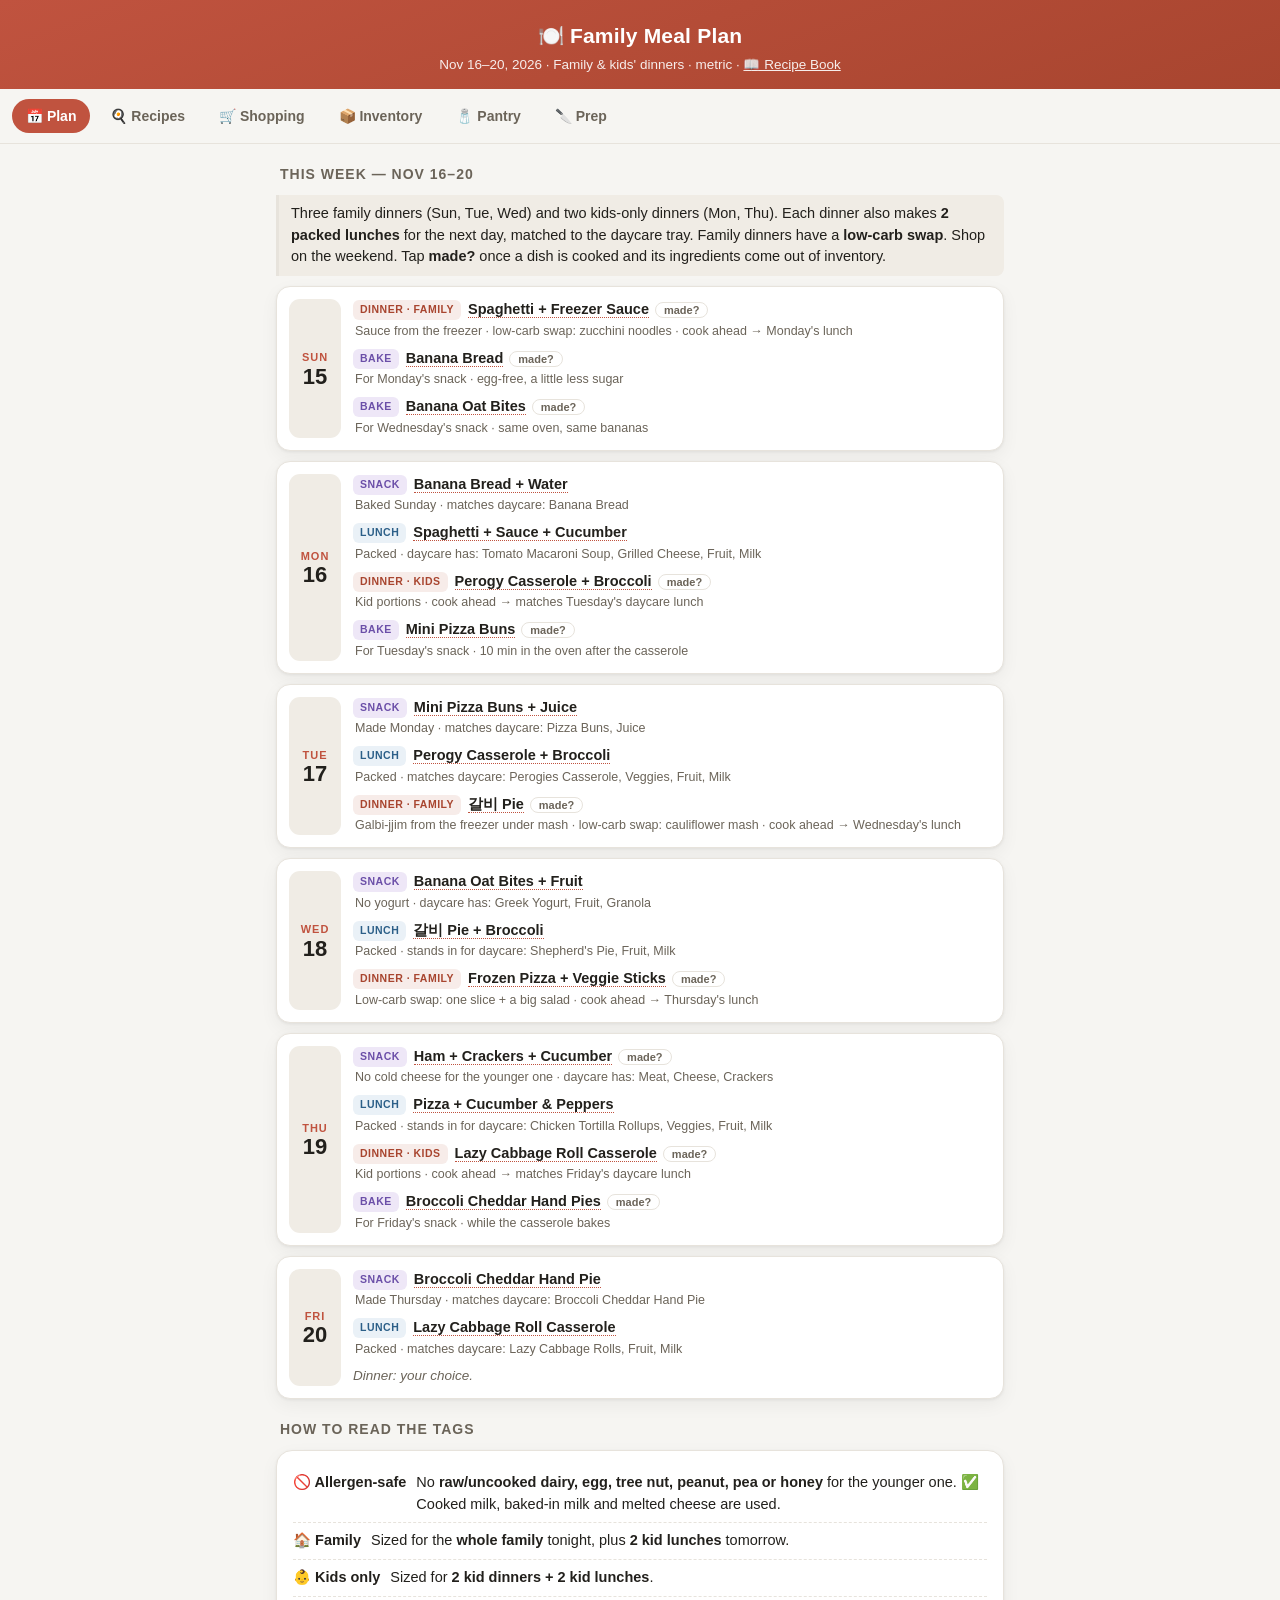
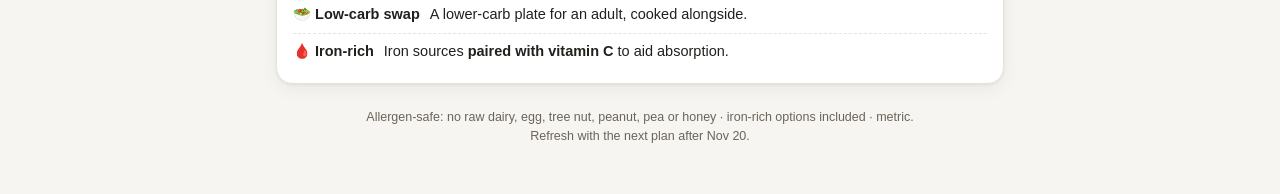
<file: index.html>
<!DOCTYPE html>
<html lang="en">
<head>
<meta charset="UTF-8">
<meta name="viewport" content="width=device-width, initial-scale=1.0, viewport-fit=cover">
<meta name="apple-mobile-web-app-capable" content="yes">
<meta name="apple-mobile-web-app-status-bar-style" content="black-translucent">
<meta name="apple-mobile-web-app-title" content="Meal Plan">
<meta name="theme-color" content="#c0533f">
<title>Meal Plan — Nov 16–20, 2026</title>
<style>
  :root{
    --bg:#f6f5f2; --card:#ffffff; --ink:#22201c; --muted:#6b6459;
    --line:#e7e3dc; --accent:#c0533f; --accent2:#2e6f5e;
    --safe:#2e6f5e; --diab:#7a5cc0; --iron:#b5442f; --veg:#4f8a3d; --spice:#d4791f; --kid:#3f7bb5; --par:#6b7f8c; --fam:#2f7d6a;
    --chip:#f0ece5;
    --shadow:0 1px 3px rgba(0,0,0,.06),0 6px 18px rgba(0,0,0,.05);
    --radius:16px;
  }
  @media (prefers-color-scheme: dark){
    :root{ --bg:#17150f; --card:#211e18; --ink:#eee9df; --muted:#a49b8b;
      --line:#332f26; --chip:#2a2620; --shadow:0 1px 3px rgba(0,0,0,.4); }
  }
  *{box-sizing:border-box; -webkit-tap-highlight-color:transparent;}
  body{
    margin:0; background:var(--bg); color:var(--ink);
    font-family:-apple-system,BlinkMacSystemFont,"Segoe UI",Roboto,Helvetica,Arial,sans-serif;
    line-height:1.5; font-size:17px; padding:0 0 40px;
    -webkit-text-size-adjust:100%;
  }
  body::before{
    content:''; position:fixed; top:0; left:0; right:0;
    height:env(safe-area-inset-top); background:var(--accent); z-index:1000;
  }
  header{
    padding:calc(20px + env(safe-area-inset-top)) 20px 14px; text-align:center;
    background:linear-gradient(160deg,var(--accent) 0%,#a8452f 100%);
    color:#fff;
  }
  header h1{margin:0; font-size:21px; letter-spacing:.2px;}
  header .sub{opacity:.9; font-size:13.5px; margin-top:3px;}
  .wrap{max-width:760px; margin:0 auto; padding:0 16px;}

  .tabs{
    position:sticky; top:env(safe-area-inset-top); z-index:30; background:var(--bg);
    display:flex; gap:6px; overflow-x:auto; padding:10px 12px;
    border-bottom:1px solid var(--line); scrollbar-width:none;
  }
  .tabs::-webkit-scrollbar{display:none;}
  .tabs button{
    flex:0 0 auto; font-family:inherit; font-size:14px; font-weight:700;
    color:var(--muted); background:transparent; border:none; cursor:pointer;
    padding:9px 14px; border-radius:999px; white-space:nowrap;
  }
  .tabs button.active{color:#fff; background:var(--accent);}

  .panel{display:none;}
  .panel.active{display:block; animation:fade .18s ease;}
  @keyframes fade{from{opacity:.4}to{opacity:1}}

  h2.sec{font-size:14px; text-transform:uppercase; letter-spacing:1px; color:var(--muted); margin:20px 4px 10px;}

  .legend{background:var(--card); border:1px solid var(--line); border-radius:var(--radius); padding:14px 16px; box-shadow:var(--shadow);}
  .legend .row{display:flex; gap:10px; align-items:flex-start; padding:7px 0; font-size:14.5px; border-bottom:1px dashed var(--line);}
  .legend .row:last-child{border-bottom:none;}
  .legend .row>b{white-space:nowrap;}

  .cal{display:flex; flex-direction:column; gap:10px;}
  .day{
    display:flex; gap:12px; background:var(--card); border:1px solid var(--line);
    border-radius:14px; box-shadow:var(--shadow); padding:12px; align-items:stretch;
  }
  .day.weekend{opacity:.72;}
  .dbadge{
    flex:0 0 52px; text-align:center; border-radius:11px; background:var(--chip);
    display:flex; flex-direction:column; justify-content:center; padding:6px 0;
  }
  .dbadge .dow{font-size:11px; font-weight:800; letter-spacing:1px; color:var(--accent);}
  .dbadge .dnum{font-size:22px; font-weight:800; line-height:1;}
  .dmeals{flex:1; display:flex; flex-direction:column; gap:7px; min-width:0;}
  .meal{font-size:14.5px;}
  .meal .k{display:inline-block; font-size:10.5px; font-weight:800; letter-spacing:.5px; text-transform:uppercase; padding:2px 7px; border-radius:6px; margin-right:7px; vertical-align:middle;}
  .meal.lunch .k{background:#eaf1f7; color:#2c5f88;}
  .meal.dinner .k{background:#f7ece9; color:#a8452f;}
  .meal.breakfast .k{background:#fdf0da; color:#a8722f;}
  .meal.snack .k{background:#eee7f7; color:#6b4fa8;}
  .meal.parent .k{background:#e8edf0; color:#4a5d6b;}
  @media (prefers-color-scheme: dark){
    .meal.lunch .k{background:#1e2a34; color:#8fbce0;}
    .meal.dinner .k{background:#33231f; color:#e39685;}
    .meal.breakfast .k{background:#332a17; color:#e3b985;}
    .meal.snack .k{background:#251f33; color:#c1ace3;}
    .meal.parent .k{background:#1f272c; color:#a9bfcc;}
  }
  .dish{font-weight:700; color:var(--ink); text-decoration:none; border-bottom:1.5px dotted var(--accent);}
  .dishx{font-weight:700; color:var(--ink);}
  .meal small{display:block; color:var(--muted); font-size:12.5px; margin-top:1px; margin-left:2px;}
  .meal.none{color:var(--muted); font-size:13.5px; font-style:italic;}

  details.card{background:var(--card); border:1px solid var(--line); border-radius:var(--radius); margin:12px 0; box-shadow:var(--shadow); overflow:hidden; scroll-margin-top:70px;}
  details.card>summary{list-style:none; cursor:pointer; padding:16px; display:flex; align-items:center; gap:12px;}
  details.card>summary::-webkit-details-marker{display:none;}
  .cnum{flex:0 0 auto; width:34px; height:34px; border-radius:10px; background:var(--accent); color:#fff; display:flex; align-items:center; justify-content:center; font-weight:700; font-size:15px;}
  .ctitle{flex:1;}
  .ctitle .t{font-weight:700; font-size:17px;}
  .ctitle .s{font-size:13px; color:var(--muted); margin-top:2px;}
  .chev{flex:0 0 auto; color:var(--muted); transition:transform .2s;}
  details[open]>summary .chev{transform:rotate(180deg);}
  .cbody{padding:0 16px 18px;}

  .tags{display:flex; flex-wrap:wrap; gap:6px; margin:2px 0 14px;}
  .tag{font-size:12px; font-weight:600; padding:4px 9px; border-radius:999px; color:#fff;}
  .t-safe{background:var(--safe);} .t-iron{background:var(--iron);} .t-diab{background:var(--diab);}
  .t-veg{background:var(--veg);} .t-spice{background:var(--spice);} .t-kid{background:var(--kid);}
  .t-par{background:var(--par);} .t-fam{background:var(--fam);}

  h4{margin:16px 0 6px; font-size:14px; text-transform:uppercase; letter-spacing:.6px; color:var(--accent2);}
  .cbody ul{margin:6px 0; padding-left:20px;}
  .cbody ol{margin:6px 0; padding-left:22px;}
  .cbody li{margin:5px 0;}
  .note{border-left:3px solid var(--line); padding:8px 12px; margin:10px 0; border-radius:0 8px 8px 0; background:var(--chip); font-size:14.5px;}
  .note.diab{border-color:var(--diab);} .note.iron{border-color:var(--iron);}
  .note.veg{border-color:var(--veg);} .note.spice{border-color:var(--spice);} .note.kid{border-color:var(--kid);} .note.safe{border-color:var(--safe);}
  .note .lbl{font-weight:700;}
  .pill{display:inline-block; font-size:12px; background:var(--chip); padding:2px 7px; border-radius:6px; margin-left:4px; color:var(--muted);}

  .savewidget{margin-top:14px; padding-top:14px; border-top:1px dashed var(--line);}
  .savebtn{font-family:inherit; font-size:13.5px; font-weight:700; color:var(--accent2); background:var(--chip); border:1px solid var(--line); border-radius:999px; padding:8px 14px; cursor:pointer;}
  .savebtn:disabled{opacity:.5; cursor:default;}
  .savebox{display:none; margin-top:10px;}
  .savebox.open{display:block;}
  .savebox textarea{width:100%; font-family:inherit; font-size:14px; padding:9px 11px; border-radius:10px; border:1px solid var(--line); background:var(--card); color:var(--ink); resize:vertical; min-height:54px;}
  .savebox button{margin-top:8px; font-family:inherit; font-size:13.5px; font-weight:700; color:#fff; background:var(--accent2); border:none; border-radius:999px; padding:8px 16px; cursor:pointer;}
  .savestatus{font-size:13.5px; color:var(--muted);}

  .shop .grp{background:var(--card); border:1px solid var(--line); border-radius:var(--radius); margin:10px 0; box-shadow:var(--shadow); overflow:hidden;}
  .shop .grp h4{margin:0; padding:12px 16px; background:var(--chip); color:var(--ink); border-bottom:1px solid var(--line); font-size:13px;}
  .item{display:flex; align-items:flex-start; gap:8px; padding:11px 16px; border-bottom:1px solid var(--line);}
  .item:last-of-type{border-bottom:none;}
  .item label{display:flex; gap:11px; align-items:flex-start; flex:1; cursor:pointer; font-size:15px;}
  .item input{margin-top:3px; width:20px; height:20px; accent-color:var(--accent2); flex:0 0 auto;}
  .item input:checked + span{text-decoration:line-through; color:var(--muted);}
  .info{flex:0 0 auto; font-size:11.5px; font-weight:700; color:var(--accent2); background:var(--chip); border:1px solid var(--line); border-radius:999px; padding:5px 9px; cursor:pointer; white-space:nowrap;}
  .detail{display:none; padding:0 16px 12px 43px; font-size:13.5px; color:var(--muted); background:var(--card); border-bottom:1px solid var(--line);}
  .detail.open{display:block;}
  .detail b{color:var(--ink);}
  .clearbtn{display:inline-block; margin:6px 4px 0; font-size:13px; color:var(--accent); background:none; border:1px solid var(--line); padding:7px 12px; border-radius:999px; cursor:pointer;}

  .prep ol{counter-reset:step; list-style:none; padding-left:0; margin:10px 0 0;}
  .prep ol>li{position:relative; padding:12px 12px 12px 46px; margin:8px 0; background:var(--card); border:1px solid var(--line); border-radius:12px; box-shadow:var(--shadow);}
  .prep ol>li::before{counter-increment:step; content:counter(step); position:absolute; left:10px; top:12px; width:26px; height:26px; background:var(--accent2); color:#fff; border-radius:8px; display:flex; align-items:center; justify-content:center; font-weight:700; font-size:14px;}
  .prep .time{font-size:12px; color:var(--muted); font-weight:600;}

  .prepday{margin:22px 0 26px;}
  .pdhead{background:var(--accent); color:#fff; border-radius:12px; padding:11px 15px;}
  .pdtop{display:flex; align-items:baseline; gap:10px;}
  .pdname{font-size:16.5px; font-weight:800; letter-spacing:.3px;}
  .pdtime{margin-left:auto; font-size:12.5px; font-weight:700; background:rgba(255,255,255,.18); padding:3px 10px; border-radius:999px; white-space:nowrap;}
  .pdwhen{display:block; font-size:12.5px; font-weight:600; opacity:.9; margin-top:3px;}

  footer{text-align:center; color:var(--muted); font-size:12.5px; padding:24px 16px 8px;}
</style>
<link rel="stylesheet" href="inventory.css?v=5">
</head>
<body id="top">
<header>
  <h1>🍽️ Family Meal Plan</h1>
  <div class="sub">Nov 16–20, 2026 · Family &amp; kids' dinners · metric · <a href="recipes.html" style="color:#fff;">📖 Recipe Book</a></div>
</header>

<div class="tabs" id="tabbar">
  <button class="active" data-tab="plan" onclick="showTab('plan')">📅 Plan</button>
  <button data-tab="recipes" onclick="showTab('recipes')">🍳 Recipes</button>
  <button data-tab="shop" onclick="showTab('shop')">🛒 Shopping</button>
  <button data-tab="inv" onclick="showTab('inv')">📦 Inventory</button>
  <button data-tab="pantry" onclick="showTab('pantry')">🧂 Pantry</button>
  <button data-tab="prep" onclick="showTab('prep')">🔪 Prep</button>
</div>


<div class="wrap">
<!-- ============ PLAN ============ -->
<div class="panel active" id="tab-plan">
  <h2 class="sec">This week — Nov 16–20</h2>
  <p class="note">Three family dinners (Sun, Tue, Wed) and two kids-only dinners (Mon, Thu). Each dinner also makes <b>2 packed lunches</b> for the next day, matched to the daycare tray. Family dinners have a <b>low-carb swap</b>. Shop on the weekend. Tap <b>made?</b> once a dish is cooked and its ingredients come out of inventory.</p>
  <div class="cal">
    <div class="day">
      <div class="dbadge"><span class="dow">SUN</span><span class="dnum">15</span></div>
      <div class="dmeals">
        <div class="meal dinner" data-made="r1"><span class="k">Dinner · family</span><a class="dish" onclick="openRecipe('r1')">Spaghetti + Freezer Sauce</a><small>Sauce from the freezer · low-carb swap: zucchini noodles · cook ahead → Monday's lunch</small></div>
        <div class="meal snack" data-made="sn1"><span class="k">Bake</span><a class="dish" onclick="openRecipe('sn1')">Banana Bread</a><small>For Monday's snack · egg-free, a little less sugar</small></div>
        <div class="meal snack" data-made="sn3"><span class="k">Bake</span><a class="dish" onclick="openRecipe('sn3')">Banana Oat Bites</a><small>For Wednesday's snack · same oven, same bananas</small></div>
      </div>
    </div>
    <div class="day">
      <div class="dbadge"><span class="dow">MON</span><span class="dnum">16</span></div>
      <div class="dmeals">
        <div class="meal snack"><span class="k">Snack</span><a class="dish" onclick="openRecipe('sn1')">Banana Bread + Water</a><small>Baked Sunday · matches daycare: Banana Bread</small></div>
        <div class="meal lunch"><span class="k">Lunch</span><a class="dish" onclick="openRecipe('r1')">Spaghetti + Sauce + Cucumber</a><small>Packed · daycare has: Tomato Macaroni Soup, Grilled Cheese, Fruit, Milk</small></div>
        <div class="meal dinner" data-made="r2"><span class="k">Dinner · kids</span><a class="dish" onclick="openRecipe('r2')">Perogy Casserole + Broccoli</a><small>Kid portions · cook ahead → matches Tuesday's daycare lunch</small></div>
        <div class="meal snack" data-made="sn2"><span class="k">Bake</span><a class="dish" onclick="openRecipe('sn2')">Mini Pizza Buns</a><small>For Tuesday's snack · 10 min in the oven after the casserole</small></div>
      </div>
    </div>
    <div class="day">
      <div class="dbadge"><span class="dow">TUE</span><span class="dnum">17</span></div>
      <div class="dmeals">
        <div class="meal snack"><span class="k">Snack</span><a class="dish" onclick="openRecipe('sn2')">Mini Pizza Buns + Juice</a><small>Made Monday · matches daycare: Pizza Buns, Juice</small></div>
        <div class="meal lunch"><span class="k">Lunch</span><a class="dish" onclick="openRecipe('r2')">Perogy Casserole + Broccoli</a><small>Packed · matches daycare: Perogies Casserole, Veggies, Fruit, Milk</small></div>
        <div class="meal dinner" data-made="r3"><span class="k">Dinner · family</span><a class="dish" onclick="openRecipe('r3')">갈비 Pie</a><small>Galbi-jjim from the freezer under mash · low-carb swap: cauliflower mash · cook ahead → Wednesday's lunch</small></div>
      </div>
    </div>
    <div class="day">
      <div class="dbadge"><span class="dow">WED</span><span class="dnum">18</span></div>
      <div class="dmeals">
        <div class="meal snack"><span class="k">Snack</span><a class="dish" onclick="openRecipe('sn3')">Banana Oat Bites + Fruit</a><small>No yogurt · daycare has: Greek Yogurt, Fruit, Granola</small></div>
        <div class="meal lunch"><span class="k">Lunch</span><a class="dish" onclick="openRecipe('r3')">갈비 Pie + Broccoli</a><small>Packed · stands in for daycare: Shepherd's Pie, Fruit, Milk</small></div>
        <div class="meal dinner" data-made="r4"><span class="k">Dinner · family</span><a class="dish" onclick="openRecipe('r4')">Frozen Pizza + Veggie Sticks</a><small>Low-carb swap: one slice + a big salad · cook ahead → Thursday's lunch</small></div>
      </div>
    </div>
    <div class="day">
      <div class="dbadge"><span class="dow">THU</span><span class="dnum">19</span></div>
      <div class="dmeals">
        <div class="meal snack" data-made="sn4"><span class="k">Snack</span><a class="dish" onclick="openRecipe('sn4')">Ham + Crackers + Cucumber</a><small>No cold cheese for the younger one · daycare has: Meat, Cheese, Crackers</small></div>
        <div class="meal lunch"><span class="k">Lunch</span><a class="dish" onclick="openRecipe('r4')">Pizza + Cucumber &amp; Peppers</a><small>Packed · stands in for daycare: Chicken Tortilla Rollups, Veggies, Fruit, Milk</small></div>
        <div class="meal dinner" data-made="r5"><span class="k">Dinner · kids</span><a class="dish" onclick="openRecipe('r5')">Lazy Cabbage Roll Casserole</a><small>Kid portions · cook ahead → matches Friday's daycare lunch</small></div>
        <div class="meal snack" data-made="sn5"><span class="k">Bake</span><a class="dish" onclick="openRecipe('sn5')">Broccoli Cheddar Hand Pies</a><small>For Friday's snack · while the casserole bakes</small></div>
      </div>
    </div>
    <div class="day">
      <div class="dbadge"><span class="dow">FRI</span><span class="dnum">20</span></div>
      <div class="dmeals">
        <div class="meal snack"><span class="k">Snack</span><a class="dish" onclick="openRecipe('sn5')">Broccoli Cheddar Hand Pie</a><small>Made Thursday · matches daycare: Broccoli Cheddar Hand Pie</small></div>
        <div class="meal lunch"><span class="k">Lunch</span><a class="dish" onclick="openRecipe('r5')">Lazy Cabbage Roll Casserole</a><small>Packed · matches daycare: Lazy Cabbage Rolls, Fruit, Milk</small></div>
        <div class="meal none">Dinner: your choice.</div>
      </div>
    </div>
  </div>

  <h2 class="sec">How to read the tags</h2>
  <div class="legend">
    <div class="row"><b>🚫 Allergen-safe</b><span>No <b>raw/uncooked dairy, egg, tree nut, peanut, pea or honey</b> for the younger one. ✅ Cooked milk, baked-in milk and melted cheese are used.</span></div>
    <div class="row"><b>🏠 Family</b><span>Sized for the <b>whole family</b> tonight, plus <b>2 kid lunches</b> tomorrow.</span></div>
    <div class="row"><b>👶 Kids only</b><span>Sized for <b>2 kid dinners + 2 kid lunches</b>.</span></div>
    <div class="row"><b>🥗 Low-carb swap</b><span>A lower-carb plate for an adult, cooked alongside.</span></div>
    <div class="row"><b>🩸 Iron-rich</b><span>Iron sources <b>paired with vitamin C</b> to aid absorption.</span></div>
  </div>
</div>

<!-- ============ RECIPES ============ -->
<div class="panel" id="tab-recipes">
  <h2 class="sec">Dinners → next day's lunch</h2>

  <details class="card" id="r1">
    <summary><div class="cnum">1</div><div class="ctitle"><div class="t">Spaghetti + Freezer Sauce</div><div class="s">Sunday family dinner → Monday lunch · family + 2 kid lunches</div></div><div class="chev">▾</div></summary>
    <div class="cbody">
      <div class="tags"><span class="tag t-safe">Allergen-safe (check pasta)</span><span class="tag t-iron">Iron-rich (if meat sauce)</span><span class="tag t-fam">Family</span><span class="tag t-diab">Low-carb swap</span></div>
      <div class="note safe"><span class="lbl">Allergen-safe:</span> <b>Check the spaghetti isn't egg pasta.</b> Skip cold grated parmesan on the younger one's plate; stirring a little cheddar into the hot sauce so it melts is fine.</div>
      <h4>Ingredients</h4>
      <ul>
        <li>Pasta sauce from the freezer, enough for the family + 2 kid lunches (about 1–1.2 L) <span class="pill">iron · vit C</span></li>
        <li>300 g spaghetti, egg-free (kids, one adult, and lunches)</li>
        <li>Low-carb swap: 2 zucchini, spiralised or cut into ribbons with a peeler</li>
        <li>For Monday's lunch: ½ cucumber, as sticks · fresh fruit</li>
      </ul>
      <h4>Method</h4>
      <ol>
        <li><b>Saturday night:</b> move the sauce to the fridge to thaw (or defrost it in the microwave on Sunday).</li>
        <li>Boil the spaghetti until tender. Meanwhile, heat the sauce until bubbling.</li>
        <li>Low-carb swap: sauté the zucchini noodles in a little oil for 2–3 min, until just tender, and top with sauce.</li>
        <li>Set aside 2 kid portions of spaghetti and sauce for Monday's lunch before serving.</li>
      </ol>
      <div class="note diab"><span class="lbl">🥗 Low-carb swap:</span> sauce over zucchini noodles instead of pasta. A side of the cucumber or a green salad bulks it out.</div>
      <div class="note"><span class="lbl">👶 Little ones:</span> cut the spaghetti into 2–3 cm lengths for the younger one.</div>
      <div class="note iron"><span class="lbl">🩸 Iron:</span> a meat sauce gives iron, and the tomato brings vitamin C.</div>
      <div class="note kid"><span class="lbl">🥡 Lunchbox:</span> reheat until piping hot with a splash of water and pack in a warmed thermos, with cucumber sticks and fruit. Stands in for Monday's daycare tray (Tomato Macaroni Soup, Grilled Cheese, Fruit, Milk): same tomato-and-pasta idea.</div>
      <div class="savewidget" data-recipe-id="r1">
        <button class="savebtn" onclick="toggleSave('r1')">💾 Save to Recipe Book</button>
        <div class="savebox" id="savebox-r1">
          <textarea id="savenotes-r1" placeholder="Any notes? (optional)" maxlength="300" oninput="filterNotes(this)"></textarea>
          <button onclick="submitSave('r1')">Submit</button>
        </div>
      </div>
    </div>
  </details>
  <details class="card" id="r2">
    <summary><div class="cnum">2</div><div class="ctitle"><div class="t">Perogy Casserole + Broccoli</div><div class="s">Monday kids' dinner → Tuesday lunch · 2 kid dinners + 2 kid lunches</div></div><div class="chev">▾</div></summary>
    <div class="cbody">
      <div class="tags"><span class="tag t-safe">Allergen-safe (check perogies)</span><span class="tag t-iron">Iron boost</span><span class="tag t-kid">Kids only</span></div>
      <div class="note safe"><span class="lbl">Allergen-safe:</span> The milk and cheddar are baked in. <b>Check the perogy dough is egg-free</b>; some brands use egg. Cheese-filled perogies are fine because they're cooked.</div>
      <h4>Ingredients</h4>
      <ul>
        <li>600 g frozen perogies (potato &amp; cheddar)</li>
        <li>150 g ham steak, diced small <span class="pill">iron</span></li>
        <li>½ onion, finely chopped · 15 g butter</li>
        <li>100 ml milk · 60 g shredded cheddar</li>
        <li>200 g broccoli, in small florets <span class="pill">vit C</span></li>
      </ul>
      <h4>Method</h4>
      <ol>
        <li>Preheat the oven to <b>190°C (375°F)</b>. Boil the perogies for 3 min (they finish in the oven), then drain.</li>
        <li>Soften the onion in the butter, 5 min. Add the ham and cook for 2 min more.</li>
        <li>Toss the perogies with the ham and onion in a 20 cm baking dish. Pour the milk over, then scatter the cheddar on top.</li>
        <li>Bake 20 min, until bubbling and golden. Steam the broccoli for the last 5 min.</li>
      </ol>
      <div class="note"><span class="lbl">👶 Little ones:</span> cut the perogies into small pieces for the younger one; the dough can be gummy.</div>
      <div class="note iron"><span class="lbl">🩸 Iron boost:</span> ham, with broccoli for vitamin C.</div>
      <div class="note kid"><span class="lbl">🥡 Lunchbox:</span> reheat until piping hot and pack in a warmed thermos with the broccoli. Matches Tuesday's daycare tray (Perogies Casserole, Veggies, Fruit, Milk).</div>
      <div class="savewidget" data-recipe-id="r2">
        <button class="savebtn" onclick="toggleSave('r2')">💾 Save to Recipe Book</button>
        <div class="savebox" id="savebox-r2">
          <textarea id="savenotes-r2" placeholder="Any notes? (optional)" maxlength="300" oninput="filterNotes(this)"></textarea>
          <button onclick="submitSave('r2')">Submit</button>
        </div>
      </div>
    </div>
  </details>
  <details class="card" id="r3">
    <summary><div class="cnum">3</div><div class="ctitle"><div class="t">갈비 Pie</div><div class="s">Tuesday family dinner → Wednesday lunch · family + 2 kid lunches</div></div><div class="chev">▾</div></summary>
    <div class="cbody">
      <div class="tags"><span class="tag t-safe">Allergen-safe (check sauce)</span><span class="tag t-iron">Iron-rich ★</span><span class="tag t-fam">Family</span><span class="tag t-diab">Low-carb swap</span></div>
      <div class="note safe"><span class="lbl">Allergen-safe:</span> A shepherd's pie made with galbi-jjim from the freezer. Before it goes in the dish: <b>take out any chestnuts</b> (a tree nut), and any jujube pits and ginkgo nuts. If the galbi-jjim was made with <b>honey</b>, the younger one shouldn't have it, even cooked, so serve them something else. Rice syrup or sugar is fine. The milk in the mash is cooked.</div>
      <h4>Filling</h4>
      <ul>
        <li>Galbi-jjim from the freezer, enough for the family + 2 kid lunches (about 1 kg with bones) <span class="pill">iron ★</span></li>
        <li>100 g frozen corn</li>
        <li>10 g cornstarch + 2 tbsp cold water, to thicken</li>
      </ul>
      <h4>Mash topping</h4>
      <ul>
        <li>800 g potatoes, peeled and cut into chunks</li>
        <li>30 g butter · 100 ml milk, warm · pinch of salt</li>
        <li>40 g shredded cheddar, for the top</li>
      </ul>
      <h4>Low-carb swap</h4>
      <ul>
        <li>400 g cauliflower, in florets · 10 g butter</li>
      </ul>
      <h4>On the side</h4>
      <ul>
        <li>200 g broccoli, steamed <span class="pill">vit C</span></li>
      </ul>
      <h4>Method</h4>
      <ol>
        <li><b>Monday morning:</b> move the galbi-jjim to the fridge to thaw.</li>
        <li>Boil the potatoes and, in a separate pot, the cauliflower, until very soft, 15–18 min. Preheat the oven to <b>200°C (400°F)</b>.</li>
        <li>Meanwhile, warm the galbi-jjim. Lift out the meat, pull it off the bones and chop it small. Chop the radish and carrot from the stew small too. Pick out chestnuts, jujube pits and ginkgo.</li>
        <li>Return the meat and veg to the pot with the corn. Stir in the cornstarch slurry and simmer 2 min until the sauce is thick and glossy.</li>
        <li>Mash the potatoes with the butter, milk and salt. Mash the cauliflower with its butter.</li>
        <li>Spoon most of the filling into a 20 × 20 cm dish and a smaller one for the low-carb swap. Top the big dish with potato and the small one with cauliflower. Scatter cheddar over both.</li>
        <li>Bake 20–25 min, until golden at the edges. Steam the broccoli while it bakes.</li>
      </ol>
      <div class="note diab"><span class="lbl">🥗 Low-carb swap:</span> the small dish with the cauliflower topping. Galbi-jjim sauce is sweet, so use a slotted spoon and leave most of the sauce behind for that dish.</div>
      <div class="note"><span class="lbl">👶 Little ones:</span> make sure every bone fragment is out, and chop the meat finely; short rib can be chewy.</div>
      <div class="note iron"><span class="lbl">🩸 Iron-rich ★:</span> beef short rib, with broccoli for vitamin C.</div>
      <div class="note kid"><span class="lbl">🥡 Lunchbox:</span> reheat until piping hot and pack in a warmed thermos, with broccoli and fruit. Stands in for Wednesday's daycare tray (Shepherd's Pie, Fruit, Milk).</div>
      <div class="savewidget" data-recipe-id="r3">
        <button class="savebtn" onclick="toggleSave('r3')">💾 Save to Recipe Book</button>
        <div class="savebox" id="savebox-r3">
          <textarea id="savenotes-r3" placeholder="Any notes? (optional)" maxlength="300" oninput="filterNotes(this)"></textarea>
          <button onclick="submitSave('r3')">Submit</button>
        </div>
      </div>
    </div>
  </details>
  <details class="card" id="r4">
    <summary><div class="cnum">4</div><div class="ctitle"><div class="t">Frozen Pizza + Veggie Sticks</div><div class="s">Wednesday family dinner → Thursday lunch · family + 2 kid lunches</div></div><div class="chev">▾</div></summary>
    <div class="cbody">
      <div class="tags"><span class="tag t-safe">Allergen-safe (check box)</span><span class="tag t-fam">Family</span><span class="tag t-diab">Low-carb swap</span></div>
      <div class="note safe"><span class="lbl">Allergen-safe:</span> The cheese is melted, so it's fine. <b>Check the box</b> for egg in the crust and for pesto (pine nuts). Skip pizzas with peas.</div>
      <h4>Ingredients</h4>
      <ul>
        <li>2 frozen pizzas (one plain cheese or ham for the kids)</li>
        <li>1 cucumber + 1 bell pepper, as sticks <span class="pill">vit C</span></li>
        <li>Low-carb swap: 150 g baby spinach for a big salad, with some of the cucumber and pepper</li>
      </ul>
      <h4>Method</h4>
      <ol>
        <li>Bake the pizzas as the box says. Cut the veggie sticks while they bake.</li>
        <li>Set aside 2 kid slices for Thursday's lunch before serving. Cool, then refrigerate.</li>
      </ol>
      <div class="note diab"><span class="lbl">🥗 Low-carb swap:</span> one slice with a large spinach, cucumber and pepper salad. Thin-crust pizza is the lower-carb choice.</div>
      <div class="note"><span class="lbl">👶 Little ones:</span> cut the pizza into small squares for the younger one, quarter any pepperoni, and steam the pepper sticks for 2 min.</div>
      <div class="note kid"><span class="lbl">🥡 Lunchbox:</span> pizza cut into fingers (warm it and pack in an insulated container, or send it cold), cucumber and pepper sticks, and fruit. Stands in for Thursday's daycare tray (Chicken Tortilla Rollups, Veggies, Fruit, Milk).</div>
      <div class="savewidget" data-recipe-id="r4">
        <button class="savebtn" onclick="toggleSave('r4')">💾 Save to Recipe Book</button>
        <div class="savebox" id="savebox-r4">
          <textarea id="savenotes-r4" placeholder="Any notes? (optional)" maxlength="300" oninput="filterNotes(this)"></textarea>
          <button onclick="submitSave('r4')">Submit</button>
        </div>
      </div>
    </div>
  </details>
  <details class="card" id="r5">
    <summary><div class="cnum">5</div><div class="ctitle"><div class="t">Lazy Cabbage Roll Casserole</div><div class="s">Thursday kids' dinner → Friday lunch · 2 kid dinners + 2 kid lunches</div></div><div class="chev">▾</div></summary>
    <div class="cbody">
      <div class="tags"><span class="tag t-safe">Allergen-safe</span><span class="tag t-iron">Iron-rich ★</span><span class="tag t-veg">Hidden veg</span><span class="tag t-kid">Kids only</span></div>
      <div class="note safe"><span class="lbl">Allergen-safe:</span> No egg, nuts or peas. The cheddar is melted on top.</div>
      <h4>Ingredients</h4>
      <ul>
        <li>300 g ground beef <span class="pill">iron ★</span></li>
        <li>½ onion, finely chopped · 1 clove garlic, grated</li>
        <li>½ small head of green cabbage (about 350 g), finely shredded <span class="pill">vit C · hidden veg</span></li>
        <li>80 g rice (dry), rinsed</li>
        <li>1 small can (398 ml) crushed tomatoes <span class="pill">vit C</span> · 250 ml chicken broth</li>
        <li>½ tsp paprika, a pinch of salt · 30 g shredded cheddar</li>
      </ul>
      <h4>Method</h4>
      <ol>
        <li>Preheat the oven to <b>180°C (350°F)</b>.</li>
        <li>Brown the beef with the onion and garlic in an ovenproof pot, 6–7 min. Stir in the paprika and salt.</li>
        <li>Stir in the cabbage, raw rice, tomatoes and broth. Bring to a simmer.</li>
        <li>Cover and bake 45 min, until the rice is tender. Uncover, scatter the cheddar on top and bake 5 min more.</li>
      </ol>
      <div class="note"><span class="lbl">👶 Little ones:</span> shred the cabbage finely so there are no long strands.</div>
      <div class="note iron"><span class="lbl">🩸 Iron-rich ★:</span> beef, with tomato and cabbage for vitamin C.</div>
      <div class="note kid"><span class="lbl">🥡 Lunchbox:</span> reheat until piping hot and pack in a warmed thermos, with fruit. Matches Friday's daycare tray (Lazy Cabbage Rolls, Fruit, Milk).</div>
      <div class="savewidget" data-recipe-id="r5">
        <button class="savebtn" onclick="toggleSave('r5')">💾 Save to Recipe Book</button>
        <div class="savebox" id="savebox-r5">
          <textarea id="savenotes-r5" placeholder="Any notes? (optional)" maxlength="300" oninput="filterNotes(this)"></textarea>
          <button onclick="submitSave('r5')">Submit</button>
        </div>
      </div>
    </div>
  </details>
  <h2 class="sec">Snacks</h2>
  <p class="note">Matched to the daycare's tray each day, with no dairy-free substitutes. Cold dairy (yogurt, cheese cubes) is swapped for the younger one, but melted and baked cheese is fine.</p>

  <details class="card" id="sn1">
    <summary><div class="cnum">🍪</div><div class="ctitle"><div class="t">Banana Bread</div><div class="s">Bake Sunday → Monday snack · 1 loaf, freeze the extra slices</div></div><div class="chev">▾</div></summary>
    <div class="cbody">
      <div class="tags"><span class="tag t-safe">Allergen-safe (egg swap)</span></div>
      <div class="note safe"><span class="lbl">Allergen-safe:</span> The egg-free loaf from the Oct 5 plan, with the sugar cut from 100 g to 80 g. It uses a flax egg instead of egg, and the butter is baked in. Leave out walnuts.</div>
      <h4>Ingredients</h4>
      <ul>
        <li>3 very ripe bananas, mashed</li>
        <li>80 g butter, melted</li>
        <li>80 g brown sugar <span class="pill">was 100 g</span></li>
        <li>1 flax egg (10 g ground flaxseed + 45 ml water, rested 5 min)</li>
        <li>1 tsp vanilla · 1 tsp baking soda · pinch of salt · ½ tsp cinnamon</li>
        <li>220 g flour</li>
      </ul>
      <h4>Method</h4>
      <ol>
        <li>Preheat the oven to <b>175°C (350°F)</b>; line a loaf pan.</li>
        <li>Mix the bananas, melted butter, sugar, flax egg and vanilla.</li>
        <li>Stir in the baking soda, salt and cinnamon, then fold in the flour until just combined.</li>
        <li>Bake 55–65 min until a skewer comes out clean. Cool fully before slicing.</li>
      </ol>
      <div class="note"><span class="lbl">Less sugar:</span> the riper the bananas, the less you'll miss it. Use ones that are mostly brown.</div>
      <div class="note kid"><span class="lbl">🍪 Snack:</span> one slice each, with water. Matches Monday's daycare snack (Banana Bread). Slice and freeze the rest.</div>
      <div class="savewidget" data-recipe-id="sn1">
        <button class="savebtn" onclick="toggleSave('sn1')">💾 Save to Recipe Book</button>
        <div class="savebox" id="savebox-sn1">
          <textarea id="savenotes-sn1" placeholder="Any notes? (optional)" maxlength="300" oninput="filterNotes(this)"></textarea>
          <button onclick="submitSave('sn1')">Submit</button>
        </div>
      </div>
    </div>
  </details>
  <details class="card" id="sn2">
    <summary><div class="cnum">🍪</div><div class="ctitle"><div class="t">Mini Pizza Buns + Juice</div><div class="s">Make Monday evening → Tuesday snack · 4 halves</div></div><div class="chev">▾</div></summary>
    <div class="cbody">
      <div class="tags"><span class="tag t-safe">Allergen-safe (check buns)</span></div>
      <div class="note safe"><span class="lbl">Allergen-safe:</span> The mozzarella is melted. <b>Check the buns are egg-free</b>; some soft rolls are glazed with egg.</div>
      <h4>Ingredients</h4>
      <ul>
        <li>2 dinner buns, egg-free, split in half</li>
        <li>20 g tomato paste, thinned with 1 tbsp water, plus a pinch of dried oregano</li>
        <li>20 g sliced deli ham, finely chopped · 40 g shredded mozzarella</li>
        <li>2 small boxes of 100% juice</li>
      </ul>
      <h4>Method</h4>
      <ol>
        <li>After the perogy casserole comes out, turn the oven to <b>200°C (400°F)</b>.</li>
        <li>Spread the tomato on the cut halves, add the ham and mozzarella, and bake 8–10 min until the cheese bubbles.</li>
        <li>Cool, then refrigerate. Pack cold, or warm them briefly Tuesday morning.</li>
      </ol>
      <div class="note"><span class="lbl">👶 Little ones:</span> cut the younger one's half into small squares. Juice can be watered down half and half.</div>
      <div class="note kid"><span class="lbl">🍪 Snack:</span> matches Tuesday's daycare snack (Pizza Buns, Juice).</div>
      <div class="savewidget" data-recipe-id="sn2">
        <button class="savebtn" onclick="toggleSave('sn2')">💾 Save to Recipe Book</button>
        <div class="savebox" id="savebox-sn2">
          <textarea id="savenotes-sn2" placeholder="Any notes? (optional)" maxlength="300" oninput="filterNotes(this)"></textarea>
          <button onclick="submitSave('sn2')">Submit</button>
        </div>
      </div>
    </div>
  </details>
  <details class="card" id="sn3">
    <summary><div class="cnum">🍪</div><div class="ctitle"><div class="t">Banana Oat Bites + Fruit</div><div class="s">Bake Sunday → Wednesday snack · 12 squares</div></div><div class="chev">▾</div></summary>
    <div class="cbody">
      <div class="tags"><span class="tag t-safe">Allergen-safe</span></div>
      <div class="note safe"><span class="lbl">Allergen-safe:</span> Daycare has Greek yogurt and granola. Store granola often has nuts and honey, so this is a soft, nut-free, honey-free oat bake held together with banana. The older one can have real Greek yogurt on the side if you like; the younger one can't have it uncooked. If you have sorbet bars left over, one of those works instead.</div>
      <h4>Ingredients</h4>
      <ul>
        <li>1 ripe banana, mashed</li>
        <li>100 g rolled oats · 30 g butter, melted · 20 g brown sugar</li>
        <li>½ tsp cinnamon · pinch of salt</li>
        <li>Fresh fruit <span class="pill">vit C</span> · water, to drink</li>
      </ul>
      <h4>Method</h4>
      <ol>
        <li>Bake alongside the banana bread at <b>175°C (350°F)</b>. Line a loaf pan or small dish with baking paper.</li>
        <li>Mix everything, press firmly into the pan about 2 cm thick, and bake 20–25 min until golden at the edges.</li>
        <li>Cool fully, cut into 12 squares and freeze. Pack 2 straight from the freezer on Wednesday; they thaw by snack time.</li>
      </ol>
      <div class="note"><span class="lbl">👶 Little ones:</span> soft enough for the younger one; break it into small pieces.</div>
      <div class="note kid"><span class="lbl">🍪 Snack:</span> stands in for Wednesday's daycare snack (Greek Yogurt, Fruit, Granola).</div>
      <div class="savewidget" data-recipe-id="sn3">
        <button class="savebtn" onclick="toggleSave('sn3')">💾 Save to Recipe Book</button>
        <div class="savebox" id="savebox-sn3">
          <textarea id="savenotes-sn3" placeholder="Any notes? (optional)" maxlength="300" oninput="filterNotes(this)"></textarea>
          <button onclick="submitSave('sn3')">Submit</button>
        </div>
      </div>
    </div>
  </details>
  <details class="card" id="sn4">
    <summary><div class="cnum">🍪</div><div class="ctitle"><div class="t">Ham + Crackers + Cucumber</div><div class="s">Thursday snack · 2 portions</div></div><div class="chev">▾</div></summary>
    <div class="cbody">
      <div class="tags"><span class="tag t-safe">Allergen-safe (check label)</span><span class="tag t-iron">Iron boost</span></div>
      <div class="note safe"><span class="lbl">Allergen-safe:</span> Daycare has meat, cheese and crackers. Cold cheese isn't for the younger one, so it's left out. The older one can have a few cubes of real cheese. Check the crackers for egg and a nut "may contain" warning.</div>
      <h4>Ingredients</h4>
      <ul>
        <li>60 g sliced deli ham, cut into cracker-size squares <span class="pill">iron</span></li>
        <li>A handful of crackers each, egg-free &amp; nut-free</li>
        <li>½ cucumber, as sticks <span class="pill">vit C</span></li>
        <li>Water, to drink</li>
      </ul>
      <div class="note"><span class="lbl">👶 Little ones:</span> tear the ham into small pieces and break up the crackers.</div>
      <div class="note kid"><span class="lbl">🍪 Snack:</span> stands in for Thursday's daycare snack (Meat, Cheese, Crackers).</div>
      <div class="savewidget" data-recipe-id="sn4">
        <button class="savebtn" onclick="toggleSave('sn4')">💾 Save to Recipe Book</button>
        <div class="savebox" id="savebox-sn4">
          <textarea id="savenotes-sn4" placeholder="Any notes? (optional)" maxlength="300" oninput="filterNotes(this)"></textarea>
          <button onclick="submitSave('sn4')">Submit</button>
        </div>
      </div>
    </div>
  </details>
  <details class="card" id="sn5">
    <summary><div class="cnum">🍪</div><div class="ctitle"><div class="t">Broccoli Cheddar Hand Pies</div><div class="s">Make Thursday evening → Friday snack · 6 pies, freeze the extras</div></div><div class="chev">▾</div></summary>
    <div class="cbody">
      <div class="tags"><span class="tag t-safe">Allergen-safe (milk wash)</span><span class="tag t-veg">Hidden veg</span></div>
      <div class="note safe"><span class="lbl">Allergen-safe:</span> The cheddar and milk are baked in. The pastry is <b>brushed with milk, not egg</b>. Check the pastry is egg-free.</div>
      <h4>Ingredients</h4>
      <ul>
        <li>1 sheet puff pastry, egg-free, thawed</li>
        <li>120 g broccoli, very finely chopped <span class="pill">vit C</span></li>
        <li>10 g butter + 10 g flour + 80 ml milk · 50 g shredded cheddar</li>
        <li>1 tbsp milk, for brushing — <b>not egg</b></li>
      </ul>
      <h4>Method</h4>
      <ol>
        <li><b>Thursday morning:</b> move the pastry to the fridge to thaw.</li>
        <li>Steam the broccoli for 3 min. Melt the butter, stir in the flour for 1 min, whisk in the milk and simmer until thick. Off the heat, stir in the cheddar and broccoli. Cool 10 min.</li>
        <li>Cut the pastry into 6 squares. Put a spoonful of filling on each, fold into triangles and press the edges with a fork. Brush with milk and cut a small slit.</li>
        <li>Bake at <b>200°C (400°F)</b> for 18–20 min, after the casserole comes out, until puffed and golden. Cool and refrigerate.</li>
      </ol>
      <div class="note"><span class="lbl">👶 Little ones:</span> break the pastry into small pieces for the younger one.</div>
      <div class="note kid"><span class="lbl">🍪 Snack:</span> one each, with water. Matches Friday's daycare snack (Broccoli Cheddar Hand Pie).</div>
      <div class="savewidget" data-recipe-id="sn5">
        <button class="savebtn" onclick="toggleSave('sn5')">💾 Save to Recipe Book</button>
        <div class="savebox" id="savebox-sn5">
          <textarea id="savenotes-sn5" placeholder="Any notes? (optional)" maxlength="300" oninput="filterNotes(this)"></textarea>
          <button onclick="submitSave('sn5')">Submit</button>
        </div>
      </div>
    </div>
  </details>
</div>

<!-- ============ SHOPPING ============ -->
<div class="panel shop" id="tab-shop">
  <h2 class="sec">Weekend shop — Nov 14–15</h2>
  <p class="note">Everything for Nov 15–20, worked out from the recipes and what's in <b>Inventory</b>. Anything already on hand drops off. Ticking an item adds it to inventory; ticking <b>made</b> on a recipe takes its ingredients back out. Freezer meals are on the <b>Pantry</b> tab, along with basic seasonings.</p>
  <div id="inv-shop"></div>
</div>

<!-- ============ INVENTORY ============ -->
<div class="panel shop" id="tab-inv">
  <h2 class="sec">Inventory — what's on hand</h2>
  <p class="note">Enter what you have and it carries over from week to week. Leave a box blank for anything you don't want to track. <b>Restock</b> is the level you like to keep; below it, the shopping list suggests topping up. Saved on this device only — use the backup buttons to copy it to another phone.</p>
  <div class="inv-tools">
    <div class="inv-view"><button type="button" data-view="week">This week's items</button><button type="button" data-view="all">All items</button></div>
    <button type="button" class="clearbtn" id="inv-export">Copy backup</button>
    <button type="button" class="clearbtn" id="inv-import">Restore</button>
  </div>
  <div class="inv-legend"><span><i class="inv-dot ok"></i>enough</span><span><i class="inv-dot low"></i>below restock level</span><span><i class="inv-dot short"></i>short this week</span><span><i class="inv-dot unk"></i>not tracked</span></div>
  <div id="inv-list"></div>
</div>

<!-- ============ PANTRY ============ -->
<div class="panel shop" id="tab-pantry">
  <h2 class="sec">Pantry check — assumed at home</h2>
  <p class="note">Seasonings, odds and ends, and the freezer. None of this is on the shopping list.</p>
  <div class="grp"><h4>🧊 From the freezer</h4>
    <div class="item"><label><input type="checkbox" data-k="frz1"><span>Pasta sauce, about 1–1.2 L <span class="pill">Sun dinner + Mon lunch</span></span></label></div>
    <div class="item"><label><input type="checkbox" data-k="frz2"><span>Galbi-jjim, about 1 kg with bones <span class="pill">Tue dinner + Wed lunch</span></span></label></div>
    <div class="item"><label><input type="checkbox" data-k="frz3"><span>Room for the banana bread, oat bites and spare hand pies <span class="pill">goes in Sun &amp; Thu</span></span></label></div>
  </div>
  <div class="grp"><h4>🧂 Assumed staples (verify stock)</h4>
    <div class="item"><label><input type="checkbox" data-k="pan1"><span>Cooking oil</span></label></div>
    <div class="item"><label><input type="checkbox" data-k="pan2"><span>Salt &amp; black pepper</span></label></div>
    <div class="item"><label><input type="checkbox" data-k="pan3"><span>Dried oregano &amp; paprika <span class="pill">pizza buns, cabbage rolls</span></span></label></div>
    <div class="item"><label><input type="checkbox" data-k="pan4"><span>Cinnamon, vanilla &amp; baking soda <span class="pill">banana bread, oat bites</span></span></label></div>
    <div class="item"><label><input type="checkbox" data-k="pan5"><span>Baking paper, freezer bags &amp; a loaf pan</span></label></div>
    <div class="item"><label><input type="checkbox" data-k="pan6"><span>2 thermoses <span class="pill">every lunch except Thursday</span></span></label></div>
  </div>
</div>

<!-- ============ PREP ============ -->
<div class="panel prep" id="tab-prep">
  <h2 class="sec">Meal prep — by the day it happens</h2>

  <div class="prepday">
    <div class="pdhead"><div class="pdtop"><span class="pdname">Saturday Nov 14</span><span class="pdtime">~2 min</span></div><span class="pdwhen">after the shop</span></div>
    <ol>
      <li><span class="time">1 min · freezer</span><br><b>Pasta sauce</b> to the fridge to thaw.</li>
    </ol>
  </div>

  <div class="prepday">
    <div class="pdhead"><div class="pdtop"><span class="pdname">Sunday Nov 15</span><span class="pdtime">~1 hr 30 min, mostly oven</span></div><span class="pdwhen">baking, then a quick family dinner</span></div>
    <ol>
      <li><span class="time">15 min · mix</span><br><b>Banana bread</b> and <b>banana oat bites</b> into the oven together at 175°C. The bites come out after 20–25 min, the loaf after about an hour.</li>
      <li><span class="time">20 min · stovetop</span><br><b>Spaghetti and sauce</b>, plus zucchini noodles for the low-carb swap. Set aside 2 kid lunches.</li>
      <li><span class="time">5 min · after cooling</span><br>Cut the oat bites and freeze them. Slice the banana bread, keep 2 slices out, freeze the rest.</li>
    </ol>
  </div>

  <div class="prepday">
    <div class="pdhead"><div class="pdtop"><span class="pdname">Monday Nov 16</span><span class="pdtime">~10 min am · ~40 min pm</span></div><span class="pdwhen">casserole, then pizza buns in the same oven</span></div>
    <ol>
      <li><span class="time">morning · 10 min</span><br>Reheat the spaghetti into thermoses; cucumber sticks; banana bread. <b>Galbi-jjim</b> from the freezer to the fridge.</li>
      <li><span class="time">evening · 30 min</span><br><b>Perogy casserole</b> and broccoli — kids' dinner and Tuesday's lunch.</li>
      <li><span class="time">10 min</span><br><b>Mini pizza buns</b> in the hot oven for Tuesday's snack.</li>
    </ol>
  </div>

  <div class="prepday">
    <div class="pdhead"><div class="pdtop"><span class="pdname">Tuesday Nov 17</span><span class="pdtime">~55 min</span></div><span class="pdwhen">the biggest cook of the week</span></div>
    <ol>
      <li><span class="time">morning · 5 min</span><br>Reheat the casserole into thermoses; pizza buns and juice.</li>
      <li><span class="time">evening · 30 min</span><br>Potatoes and cauliflower on to boil. Strip the galbi off the bone, chop and thicken with the corn.</li>
      <li><span class="time">25 min · bake</span><br><b>갈비 pie</b>, plus the small cauliflower-topped dish. Steam the broccoli. Set aside 2 kid lunches.</li>
    </ol>
  </div>

  <div class="prepday">
    <div class="pdhead"><div class="pdtop"><span class="pdname">Wednesday Nov 18</span><span class="pdtime">~5 min am · ~20 min pm</span></div><span class="pdwhen">easy night</span></div>
    <ol>
      <li><span class="time">morning · 5 min</span><br>Reheat the 갈비 pie into thermoses; 2 oat bites from the freezer, plus fruit.</li>
      <li><span class="time">evening · 20 min</span><br><b>Frozen pizzas</b>, veggie sticks and the spinach salad. Set aside 2 kid slices.</li>
    </ol>
  </div>

  <div class="prepday">
    <div class="pdhead"><div class="pdtop"><span class="pdname">Thursday Nov 19</span><span class="pdtime">~5 min am · ~1 hr 15 min pm, mostly oven</span></div><span class="pdwhen">casserole in the oven, hand pies after</span></div>
    <ol>
      <li><span class="time">morning · 5 min</span><br>Pack the pizza and veggie sticks; ham, crackers and cucumber. <b>Puff pastry</b> to the fridge.</li>
      <li><span class="time">evening · 15 min + 50 min bake</span><br><b>Lazy cabbage roll casserole</b> — kids' dinner and Friday's lunch.</li>
      <li><span class="time">15 min + 20 min bake</span><br>Make the <b>hand pie</b> filling while the casserole bakes; bake the pies once it's out.</li>
    </ol>
  </div>

  <div class="prepday">
    <div class="pdhead"><div class="pdtop"><span class="pdname">Friday Nov 20</span><span class="pdtime">~5 min</span></div><span class="pdwhen">pack and go</span></div>
    <ol>
      <li><span class="time">morning · 5 min</span><br>Reheat the casserole into thermoses; a hand pie each.</li>
    </ol>
  </div>
</div>

<footer>
  Allergen-safe: no raw dairy, egg, tree nut, peanut, pea or honey · iron-rich options included · metric.<br>Refresh with the next plan after Nov 20.
</footer>
</div>

<script>
  var KEY='mealplan_2026_11_16_v1';
  function showTab(name){
    document.querySelectorAll('.panel').forEach(function(p){ p.classList.toggle('active', p.id==='tab-'+name); });
    document.querySelectorAll('#tabbar button').forEach(function(b){ b.classList.toggle('active', b.dataset.tab===name); });
    window.scrollTo(0,0);
  }
  function openRecipe(id){
    showTab('recipes');
    var el=document.getElementById(id);
    if(el){ el.open=true; setTimeout(function(){ el.scrollIntoView({behavior:'smooth',block:'start'}); },60); }
  }
  function tog(btn){
    var d=btn.closest('.item').nextElementSibling;
    if(d && d.classList.contains('detail')) d.classList.toggle('open');
  }
  function loadShop(){
    try{
      var saved=JSON.parse(localStorage.getItem(KEY)||'{}');
      document.querySelectorAll('input[type=checkbox][data-k]').forEach(function(cb){ if(saved[cb.dataset.k]) cb.checked=true; });
    }catch(e){}
  }
  function saveShop(){
    var o={};
    document.querySelectorAll('input[type=checkbox][data-k]').forEach(function(cb){ if(cb.checked)o[cb.dataset.k]=1; });
    try{ localStorage.setItem(KEY,JSON.stringify(o)); }catch(e){}
  }
  function clearShop(){
    document.querySelectorAll('input[type=checkbox][data-k]').forEach(function(cb){ cb.checked=false; });
    try{ localStorage.removeItem(KEY); }catch(e){}
  }
  document.addEventListener('change',function(e){ if(e.target.matches('input[type=checkbox][data-k]')) saveShop(); });
  loadShop();

  var SAVE_WORKER_URL = 'https://family-meal-plan-save.woodcock-s.workers.dev';
  var NOTES_ALLOWED = /[^A-Za-z0-9 .,!'?-]/g;

  function toggleSave(id){
    var box = document.getElementById('savebox-'+id);
    if(box) box.classList.toggle('open');
  }
  function filterNotes(el){
    el.value = el.value.replace(NOTES_ALLOWED, '');
  }
  function submitSave(id){
    document.querySelectorAll('.savebtn').forEach(function(b){ b.disabled = true; });
    var card = document.getElementById(id);
    var notesEl = document.getElementById('savenotes-'+id);
    var notes = notesEl ? notesEl.value.replace(NOTES_ALLOWED, '').slice(0,300) : '';
    var widget = document.querySelector('.savewidget[data-recipe-id="'+id+'"]');
    var html = '';
    if(card){ var copy = card.cloneNode(true); copy.querySelectorAll('.inv-ui').forEach(function(e){ e.remove(); }); html = copy.outerHTML; }
    fetch(SAVE_WORKER_URL, {
      method: 'POST',
      headers: {'Content-Type':'application/json'},
      body: JSON.stringify({recipe_id:id, recipe_html:html, notes:notes})
    }).then(function(r){
      if(widget) widget.innerHTML = r.ok
        ? '<span class="savestatus">✅ Saved — check the Recipe Book in a few minutes.</span>'
        : '<span class="savestatus">⚠️ Something went wrong. Try again later.</span>';
      if(!r.ok) document.querySelectorAll('.savebtn').forEach(function(b){ b.disabled = false; });
    }).catch(function(){
      if(widget) widget.innerHTML = '<span class="savestatus">⚠️ Network error — try again.</span>';
      document.querySelectorAll('.savebtn').forEach(function(b){ b.disabled = false; });
    });
  }
</script>
<script>
  // Week of Nov 16–20. Ids match inventory.js's catalog; anything in `items` is a one-off
  // and isn't tracked. Freezer meals (pasta sauce, galbi-jjim) aren't listed.
  // Drinking milk for each packed lunch (2 kids, 250 ml) is counted on the dinner that makes it.
  var WEEK = {
    id: '2026-11-16',
    recipes: {
      'r1':  { name: 'Spaghetti + freezer sauce (family)', when: 'Sun 15', uses: { 'spaghetti': 300, 'zucchini': 2, 'cucumber': 0.5, 'milk': 250 } },
      'r2':  { name: 'Perogy casserole + broccoli (kids)', when: 'Mon 16', uses: { 'frozen-perogies': 600, 'ham-steak': 150, 'onion': 0.5, 'butter': 15, 'milk': 350, 'cheddar': 60, 'broccoli': 200 } },
      'r3':  { name: '갈비 pie (family)', when: 'Tue 17', uses: { 'frozen-corn': 100, 'cornstarch': 10, 'potato': 800, 'butter': 40, 'milk': 350, 'cheddar': 40, 'cauliflower': 400, 'broccoli': 200 } },
      'r4':  { name: 'Frozen pizza + veggie sticks (family)', when: 'Wed 18', uses: { 'frozen-pizza': 2, 'cucumber': 1, 'bell-pepper': 1, 'baby-spinach': 150, 'milk': 250 } },
      'r5':  { name: 'Lazy cabbage roll casserole (kids)', when: 'Thu 19', uses: { 'ground-beef': 300, 'onion': 0.5, 'garlic': 1, 'cabbage': 1, 'rice': 80, 'crushed-tomatoes': 1, 'chicken-broth': 250, 'cheddar': 30, 'milk': 250 } },
      'sn1': { name: 'Banana bread', when: 'Sun 15 → Mon 16', uses: { 'bananas': 3, 'butter': 80, 'brown-sugar': 80, 'flaxseed': 10, 'flour': 220 } },
      'sn2': { name: 'Mini pizza buns + juice', when: 'Mon 16 → Tue 17', uses: { 'dinner-buns': 2, 'tomato-paste': 20, 'deli-meat': 20, 'mozzarella': 40, 'juice-boxes': 2 } },
      'sn3': { name: 'Banana oat bites + fruit', when: 'Sun 15 → Wed 18', uses: { 'bananas': 1, 'rolled-oats': 100, 'butter': 30, 'brown-sugar': 20 } },
      'sn4': { name: 'Ham + crackers + cucumber', when: 'Thu 19', uses: { 'deli-meat': 60, 'crackers': 1, 'cucumber': 0.5 } },
      'sn5': { name: 'Broccoli cheddar hand pies', when: 'Thu 19 → Fri 20', uses: { 'puff-pastry': 1, 'broccoli': 120, 'butter': 10, 'flour': 10, 'milk': 95, 'cheddar': 50 } }
    },
    items: {
      'ham-steak':       { name: 'Ham steak', group: 'meat', unit: 'g', text: '1 small (150 g used)' },
      'cabbage':         { name: 'Green cabbage, small', group: 'produce', unit: '', text: '1 small head (about half used)' },
      'bananas':         { name: 'Bananas, very ripe', group: 'produce', unit: '', text: '4 (buy early so they ripen)', note: 'Mostly brown is best for the lower-sugar banana bread.' },
      'frozen-pizza':    { name: 'Frozen pizzas', group: 'frozen', unit: '', text: '2 — skip if you have some', note: 'Check for egg in the crust, pesto (pine nuts) and peas.' },
      'puff-pastry':     { name: 'Puff pastry sheet, egg-free', group: 'frozen', unit: '', text: '1 sheet', note: 'Most are egg-free, but not all. Check the box.' },
      'dinner-buns':     { name: 'Dinner buns, egg-free', group: 'bakery', unit: '', text: '1 pack (2 used)', note: 'Some soft rolls are glazed with egg.' },
      'crackers':        { name: 'Crackers, egg-free & nut-free', group: 'dry', unit: 'box', note: 'Check for a nut "may contain" warning.' },
      'juice-boxes':     { name: 'Small 100% juice boxes', group: 'dry', unit: '', text: '2' },
      'fresh-fruit':     { name: 'Fresh fruit, incl. oranges', group: 'produce', text: 'for 5 lunches and Wednesday\'s snack', always: true }
    }
  };
</script>
<script src="inventory.js?v=5"></script>
</body>
</html>
</file>
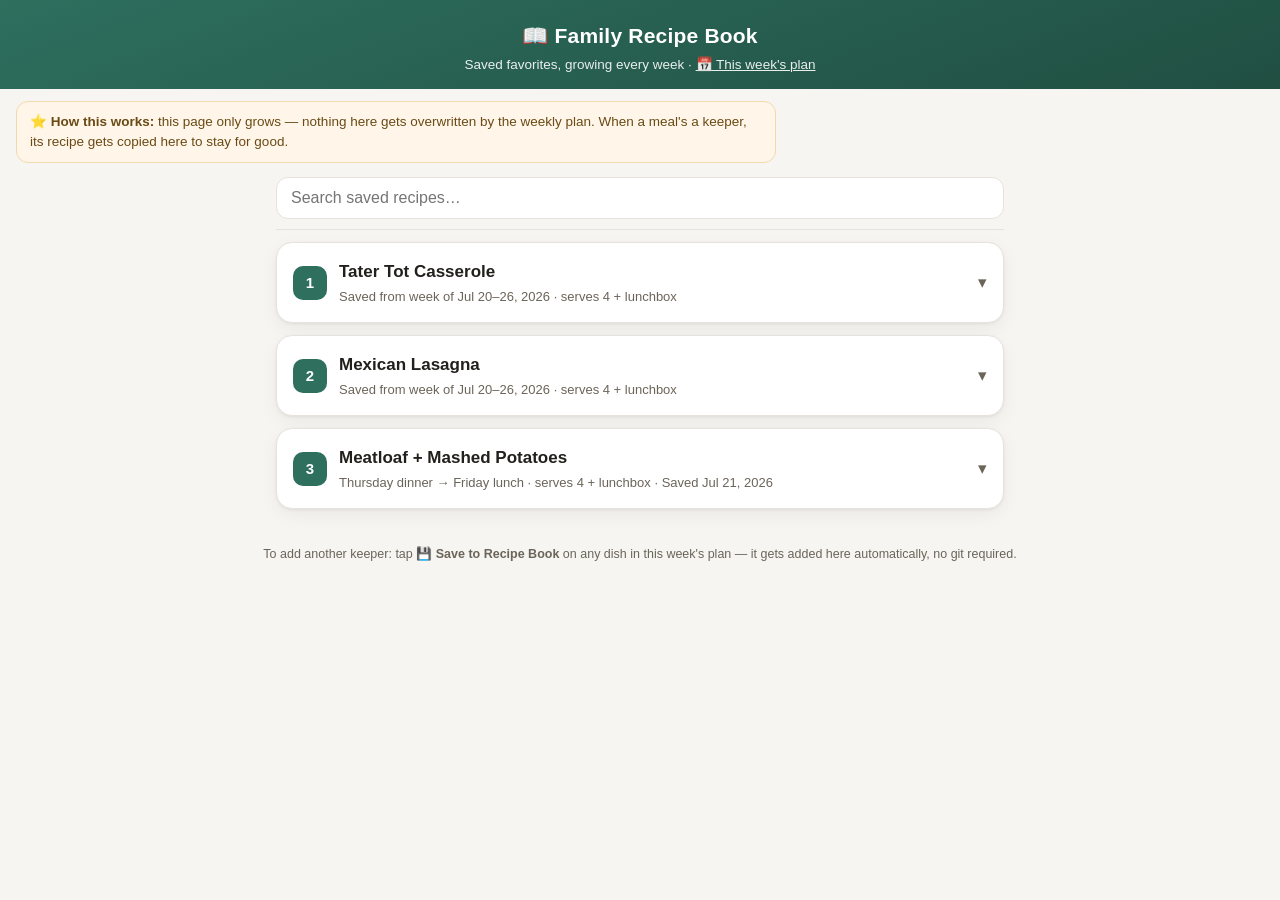
<file: recipes.html>
<!DOCTYPE html>
<html lang="en">
<head>
<meta charset="UTF-8">
<meta name="viewport" content="width=device-width, initial-scale=1.0, viewport-fit=cover">
<meta name="apple-mobile-web-app-capable" content="yes">
<meta name="apple-mobile-web-app-status-bar-style" content="black-translucent">
<meta name="apple-mobile-web-app-title" content="Recipe Book">
<meta name="theme-color" content="#2e6f5e">
<title>Family Recipe Book</title>
<style>
  :root{
    --bg:#f6f5f2; --card:#ffffff; --ink:#22201c; --muted:#6b6459;
    --line:#e7e3dc; --accent:#2e6f5e; --accent2:#2e6f5e;
    --safe:#2e6f5e; --diab:#7a5cc0; --iron:#b5442f; --veg:#4f8a3d; --spice:#d4791f; --kid:#3f7bb5;
    --chip:#f0ece5;
    --shadow:0 1px 3px rgba(0,0,0,.06),0 6px 18px rgba(0,0,0,.05);
    --radius:16px;
  }
  @media (prefers-color-scheme: dark){
    :root{ --bg:#17150f; --card:#211e18; --ink:#eee9df; --muted:#a49b8b;
      --line:#332f26; --chip:#2a2620; --shadow:0 1px 3px rgba(0,0,0,.4); }
  }
  *{box-sizing:border-box; -webkit-tap-highlight-color:transparent;}
  body{
    margin:0; background:var(--bg); color:var(--ink);
    font-family:-apple-system,BlinkMacSystemFont,"Segoe UI",Roboto,Helvetica,Arial,sans-serif;
    line-height:1.5; font-size:17px; padding:0 0 40px;
    -webkit-text-size-adjust:100%;
  }
  body::before{
    content:''; position:fixed; top:0; left:0; right:0;
    height:env(safe-area-inset-top); background:var(--accent); z-index:1000;
  }
  header{
    padding:calc(20px + env(safe-area-inset-top)) 20px 14px; text-align:center;
    background:linear-gradient(160deg,var(--accent) 0%,#204f42 100%);
    color:#fff;
  }
  header h1{margin:0; font-size:21px; letter-spacing:.2px;}
  header .sub{opacity:.9; font-size:13.5px; margin-top:3px;}
  header .sub a{color:#fff;}
  .wrap{max-width:760px; margin:0 auto; padding:0 16px;}

  .tip{
    background:#fff6e9; color:#6a4a15; border:1px solid #f0d9ad;
    margin:12px 16px 4px; max-width:760px; border-radius:12px; padding:10px 13px; font-size:13.5px;
  }
  @media (prefers-color-scheme: dark){ .tip{background:#2c2412; color:#e6cf9c; border-color:#4a3c1c;} }

  .searchbar{position:sticky; top:env(safe-area-inset-top); z-index:30; background:var(--bg); padding:10px 0; border-bottom:1px solid var(--line); margin-bottom:4px;}
  .searchbar input{
    width:100%; font-size:16px; font-family:inherit; padding:11px 14px; border-radius:12px;
    border:1px solid var(--line); background:var(--card); color:var(--ink);
  }

  h2.sec{font-size:14px; text-transform:uppercase; letter-spacing:1px; color:var(--muted); margin:20px 4px 10px;}

  details.card{background:var(--card); border:1px solid var(--line); border-radius:var(--radius); margin:12px 0; box-shadow:var(--shadow); overflow:hidden; scroll-margin-top:70px;}
  details.card>summary{list-style:none; cursor:pointer; padding:16px; display:flex; align-items:center; gap:12px;}
  details.card>summary::-webkit-details-marker{display:none;}
  .cnum{flex:0 0 auto; width:34px; height:34px; border-radius:10px; background:var(--accent); color:#fff; display:flex; align-items:center; justify-content:center; font-weight:700; font-size:15px;}
  .ctitle{flex:1;}
  .ctitle .t{font-weight:700; font-size:17px;}
  .ctitle .s{font-size:13px; color:var(--muted); margin-top:2px;}
  .chev{flex:0 0 auto; color:var(--muted); transition:transform .2s;}
  details[open]>summary .chev{transform:rotate(180deg);}
  .cbody{padding:0 16px 18px;}

  .tags{display:flex; flex-wrap:wrap; gap:6px; margin:2px 0 14px;}
  .tag{font-size:12px; font-weight:600; padding:4px 9px; border-radius:999px; color:#fff;}
  .t-safe{background:var(--safe);} .t-iron{background:var(--iron);} .t-diab{background:var(--diab);}
  .t-veg{background:var(--veg);} .t-spice{background:var(--spice);} .t-kid{background:var(--kid);}

  h4{margin:16px 0 6px; font-size:14px; text-transform:uppercase; letter-spacing:.6px; color:var(--accent2);}
  .cbody ul{margin:6px 0; padding-left:20px;}
  .cbody ol{margin:6px 0; padding-left:22px;}
  .cbody li{margin:5px 0;}
  .note{border-left:3px solid var(--line); padding:8px 12px; margin:10px 0; border-radius:0 8px 8px 0; background:var(--chip); font-size:14.5px;}
  .note.diab{border-color:var(--diab);} .note.iron{border-color:var(--iron);}
  .note.veg{border-color:var(--veg);} .note.spice{border-color:var(--spice);} .note.kid{border-color:var(--kid);} .note.safe{border-color:var(--safe);}
  .note .lbl{font-weight:700;}
  .pill{display:inline-block; font-size:12px; background:var(--chip); padding:2px 7px; border-radius:6px; margin-left:4px; color:var(--muted);}

  .empty{text-align:center; color:var(--muted); padding:30px 16px; font-size:14.5px; display:none;}

  footer{text-align:center; color:var(--muted); font-size:12.5px; padding:24px 16px 8px;}
  footer a{color:var(--muted);}
</style>
</head>
<body>
<header>
  <h1>📖 Family Recipe Book</h1>
  <div class="sub">Saved favorites, growing every week · <a href="index.html">📅 This week's plan</a></div>
</header>

<div class="tip">⭐ <b>How this works:</b> this page only grows — nothing here gets overwritten by the weekly plan. When a meal's a keeper, its recipe gets copied here to stay for good.</div>

<div class="wrap">
<div class="searchbar"><input type="text" id="search" placeholder="Search saved recipes…" oninput="filterRecipes()"></div>

<div id="list">

<details class="card" data-name="Tater Tot Casserole">
  <summary><div class="cnum">1</div><div class="ctitle"><div class="t">Tater Tot Casserole</div><div class="s">Saved from week of Jul 20–26, 2026 · serves 4 + lunchbox</div></div><div class="chev">▾</div></summary>
  <div class="cbody">
    <div class="tags"><span class="tag t-safe">Allergen-safe</span><span class="tag t-iron">Iron-rich</span><span class="tag t-veg">Hidden veg</span><span class="tag t-diab">Low-carb swap</span></div>
    <div class="note safe"><span class="lbl">Allergen-safe:</span> The classic uses <b>peas</b> — swap to corn + green beans. Cream soup &amp; cheese bake in = cooked dairy (no raw dairy). No egg anywhere.</div>
    <h4>Ingredients</h4>
    <ul>
      <li>700 g lean ground beef <span class="pill">iron</span></li>
      <li>1 onion (~150 g), diced · 2 carrots (~150 g), grated · 1 zucchini (~150 g), grated <span class="pill">hidden veg</span></li>
      <li>60 g baby spinach, finely chopped <span class="pill">iron + fiber</span></li>
      <li>300 g can cream of mushroom soup <em>or</em> roux (15 g flour + 360 ml milk)</li>
      <li>150 g corn + 150 g green beans, chopped <span class="pill">no peas</span></li>
      <li>15 g (1 tbsp) tomato paste <span class="pill">vit C</span></li>
      <li>450 g frozen tater tots · 100 g shredded cheddar</li>
      <li>Salt, pepper, ½ tsp garlic powder</li>
    </ul>
    <h4>Method</h4>
    <ol>
      <li>Brown beef with onion. Stir in carrot, zucchini, spinach; cook 3–4 min.</li>
      <li>Add tomato paste, corn, green beans, soup (or roux). Season. Spread in a baking dish.</li>
      <li>Top with tater tots, then cheese. Bake <b>200°C (400°F) 30–35 min</b> until golden.</li>
    </ol>
    <div class="note diab"><span class="lbl">🔄 Low-carb:</span> tots are high-GI. Plate a portion from the <b>beef-veg layer</b> + a scoop of <b>mashed cauliflower</b> instead of tots.</div>
    <div class="note iron"><span class="lbl">🩸 Iron-rich:</span> beef + spinach + tomato paste. Serve with orange segments to boost iron absorption.</div>
    <div class="note kid"><span class="lbl">🥡 Lunchbox:</span> reheats perfectly — microwave 60–90 s.</div>
  </div>
</details>

<details class="card" data-name="Mexican Lasagna">
  <summary><div class="cnum">2</div><div class="ctitle"><div class="t">Mexican Lasagna</div><div class="s">Saved from week of Jul 20–26, 2026 · serves 4 + lunchbox</div></div><div class="chev">▾</div></summary>
  <div class="cbody">
    <div class="tags"><span class="tag t-safe">Allergen-safe</span><span class="tag t-iron">Iron-rich ★</span><span class="tag t-veg">Hidden veg</span><span class="tag t-diab">Low-carb swap</span><span class="tag t-spice">Adult spice</span></div>
    <div class="note safe"><span class="lbl">Allergen-safe:</span> Skip <b>raw sour cream</b> on the allergen-safe portion. Melted cheese = fine. No egg/nuts. Black beans replace any peas.</div>
    <h4>Ingredients</h4>
    <ul>
      <li>570 g ground beef (or half beef / half turkey) <span class="pill">iron</span></li>
      <li>400 g can black beans, drained &amp; rinsed <span class="pill">iron + fiber ★</span></li>
      <li>1 onion (~150 g) + 1 bell pepper (~150 g), diced · 150 g corn <span class="pill">hidden veg</span></li>
      <li>60 g baby spinach, chopped <span class="pill">iron</span></li>
      <li>400 g can diced tomatoes + 240 g mild salsa <span class="pill">vit C</span></li>
      <li>1 tbsp taco seasoning (mild), 1 tsp cumin</li>
      <li>8 corn or whole-grain tortillas · 150 g shredded Mexican-blend cheese</li>
      <li>1 avocado (for the low-carb portion) · Adults: jalapeños / hot sauce · optional sour cream (not the allergen-safe portion)</li>
    </ul>
    <h4>Method</h4>
    <ol>
      <li>Brown beef + onion. Add pepper, corn, spinach, beans, tomatoes, salsa, spices. Simmer 8 min.</li>
      <li>Layer: sauce → tortillas → sauce → cheese, repeat; finish with cheese.</li>
      <li>Bake <b>190°C (375°F) 25 min</b>. Rest 5 min before cutting.</li>
    </ol>
    <div class="note diab"><span class="lbl">🔄 Low-carb:</span> beans stay (low-GI); tortillas are the load. Build a <b>tortilla-free skillet portion</b> over lettuce, or 1 low-carb tortilla + avocado.</div>
    <div class="note spice"><span class="lbl">🌶️ Adults:</span> stir jalapeños/hot sauce into one half before layering, or add on top after plating the plain pieces.</div>
    <div class="note iron"><span class="lbl">🩸 Iron-rich ★:</span> the week's iron star — beef + black beans + spinach + salsa vitamin C.</div>
    <div class="note kid"><span class="lbl">🥡 Lunchbox:</span> a firm square reheats cleanly; no sour cream.</div>
  </div>
</details>

<details class="card" id="saved-3" data-name="Meatloaf + Mashed Potatoes">
    <summary><div class="cnum">3</div><div class="ctitle"><div class="t">Meatloaf + Mashed Potatoes</div><div class="s">Thursday dinner → Friday lunch · serves 4 + lunchbox · Saved Jul 21, 2026</div></div><div class="chev">▾</div></summary>
    <div class="cbody">
      <div class="tags"><span class="tag t-safe">Allergen-safe</span><span class="tag t-iron">Iron-rich</span><span class="tag t-veg">Hidden veg</span><span class="tag t-diab">Low-carb swap</span><span class="tag t-spice">Adult spice</span></div>
      <div class="note safe"><span class="lbl">Allergen-safe:</span> Standard meatloaf uses <b>egg</b> as binder → use a <b>flax egg</b> (10 g / 1 tbsp ground flax + 45 ml water, rest 5 min). Milk in the breadcrumbs cooks in (no raw dairy). No peas in the side.</div>
      <h4>Ingredients</h4>
      <ul>
        <li>700 g ground beef <span class="pill">iron</span></li>
        <li>Binder: 80 g breadcrumbs (egg-free) + 80 ml milk + 1 flax egg</li>
        <li>1 grated carrot, ½ grated zucchini, 1 small onion, 60 g finely chopped spinach <span class="pill">hidden veg + iron</span></li>
        <li>Glaze: 60 g ketchup + 15 g tomato paste + splash Worcestershire</li>
        <li>Mash: 900 g potatoes + butter + milk — plus 1 cauliflower head (~600 g, for the low-carb mash)</li>
        <li>Side veg: carrots + 200 g green beans <span class="pill">no peas</span></li>
        <li>Adults: sriracha stirred into extra glaze</li>
      </ul>
      <h4>Method</h4>
      <ol>
        <li>Mix beef, soaked breadcrumbs, flax egg, grated veg, spinach, salt, pepper. Press into a loaf pan.</li>
        <li>Brush with glaze. Bake <b>190°C (375°F) 45–55 min</b> (internal 71°C / 160°F).</li>
        <li>Boil potatoes (and cauliflower separately for the low-carb mash); mash with butter + milk. Steam carrots + green beans.</li>
      </ol>
      <div class="note diab"><span class="lbl">🔄 Low-carb:</span> swap mash for <b>mashed cauliflower</b> (or 50/50 blend). Make extra → it doubles as Sunday's tater-tot swap.</div>
      <div class="note iron"><span class="lbl">🩸 Iron-rich:</span> beef + spinach hidden in the loaf. Serve with the tomato glaze (vit C) + green beans.</div>
      <div class="note spice"><span class="lbl">🌶️ Adults:</span> brush your slices with sriracha-spiked glaze.</div>
      <div class="note kid"><span class="lbl">🥡 Lunchbox:</span> a slice + a scoop of mash reheats great.</div>
      
    <div class="note"><span class="lbl">📝 Notes:</span> A real family favorite - make extra glaze next time</div>
  </div>
  </details>

</div>
<p class="empty" id="empty">No saved recipes match that search.</p>
</div>

<footer>
  To add another keeper: tap 💾 <b>Save to Recipe Book</b> on any dish in this week's plan — it gets added here automatically, no git required.
</footer>

<script>
  function filterRecipes(){
    var q = document.getElementById('search').value.trim().toLowerCase();
    var cards = document.querySelectorAll('#list details.card');
    var shown = 0;
    cards.forEach(function(c){
      var match = !q || c.dataset.name.toLowerCase().indexOf(q) !== -1 || c.textContent.toLowerCase().indexOf(q) !== -1;
      c.style.display = match ? '' : 'none';
      if(match) shown++;
    });
    document.getElementById('empty').style.display = shown ? 'none' : 'block';
  }
</script>
</body>
</html>
</file>
<file: inventory.css>
/* Inventory, "made" tracking and computed shopping list — see inventory.js */

/* "Mark as made" on recipe cards */
.inv-madebox{display:flex; align-items:center; gap:10px; flex-wrap:wrap; margin:0 0 12px; padding:10px 12px; border:1px dashed var(--line); border-radius:12px;}
.inv-madebox.on{border-style:solid; border-color:var(--accent2); background:var(--chip);}
.inv-madebtn{font-family:inherit; font-size:14px; font-weight:700; color:var(--accent2); background:var(--card); border:1px solid var(--accent2); border-radius:999px; padding:7px 14px; cursor:pointer;}
.inv-madebox.on .inv-madebtn{color:#fff; background:var(--accent2);}
.inv-madehint{font-size:12.5px; color:var(--muted);}
.inv-badge{flex:0 0 auto; font-size:11px; font-weight:800; color:#fff; background:var(--accent2); border-radius:999px; padding:3px 8px;}

/* Small toggle on the plan's dinner and snack rows */
.inv-planbtn{font-family:inherit; font-size:11px; font-weight:700; color:var(--muted); background:transparent; border:1px solid var(--line); border-radius:999px; padding:1px 8px; margin-left:6px; cursor:pointer; vertical-align:middle;}
.inv-planbtn.on{color:#fff; background:var(--accent2); border-color:var(--accent2);}
.meal:has(.inv-planbtn.on) .dish{opacity:.6;}

/* Shopping list */
.inv-shop.done span{text-decoration:line-through; color:var(--muted);}
.inv-extra{display:block; margin-top:3px; font-size:12.5px; font-weight:700; color:var(--spice); text-decoration:none;}
.inv-shop.done .inv-extra{display:none;}
details.inv-fold>summary{cursor:pointer; list-style:none; padding:12px 16px; font-size:13.5px; font-weight:700; background:var(--chip);}
details.inv-fold>summary::-webkit-details-marker{display:none;}
details.inv-fold[open]>summary{border-bottom:1px solid var(--line);}
.inv-plain{font-size:14px; color:var(--muted);}

/* Inventory tab */
.inv-tools{display:flex; flex-wrap:wrap; gap:8px; align-items:center; margin:8px 4px 4px;}
.inv-view{display:inline-flex; background:var(--chip); border-radius:999px; padding:3px;}
.inv-view button{font-family:inherit; font-size:13px; font-weight:700; color:var(--muted); background:transparent; border:none; border-radius:999px; padding:6px 12px; cursor:pointer;}
.inv-view button.active{color:#fff; background:var(--accent2);}
.inv-tools .clearbtn{margin:0;}
.inv-row{align-items:center; flex-wrap:wrap;}
.inv-dot{display:inline-block; flex:0 0 10px; width:10px; height:10px; border-radius:50%; background:var(--line);}
.inv-dot.ok{background:var(--veg);} .inv-dot.low{background:var(--spice);} .inv-dot.short{background:var(--accent);}
.inv-main{flex:1 1 150px; min-width:0;}
.inv-name{font-weight:700; font-size:15px;}
.inv-meta{font-size:12px; color:var(--muted);}
.inv-fields{display:flex; gap:10px; flex:0 0 auto; margin-left:auto;}
/* .item label / .item input are the shopping checkbox styles; override them here */
.item .inv-field{display:flex; flex-direction:column; flex:0 0 auto; gap:0; cursor:auto; font-size:11px; font-weight:700; color:var(--muted); text-transform:uppercase; letter-spacing:.3px;}
.item .inv-field>span:first-child{margin-bottom:3px; white-space:nowrap;}
.item input.inv-num{width:88px; height:auto; margin:0; font-family:inherit; font-size:17px; font-weight:600; padding:7px 9px; border:1px solid var(--line); border-radius:8px; background:var(--card); color:var(--ink); accent-color:auto;}
.item .inv-parf input.inv-num{width:72px;}
.item input.inv-num:focus{outline:2px solid var(--accent2); outline-offset:0; border-color:var(--accent2);}
.inv-unit{font-size:11px; font-weight:600; text-transform:none; letter-spacing:0; margin-top:3px;}
.inv-legend{display:flex; flex-wrap:wrap; gap:12px; font-size:12.5px; color:var(--muted); margin:6px 4px;}
.inv-legend span{display:inline-flex; align-items:center; gap:5px;}
</file>
